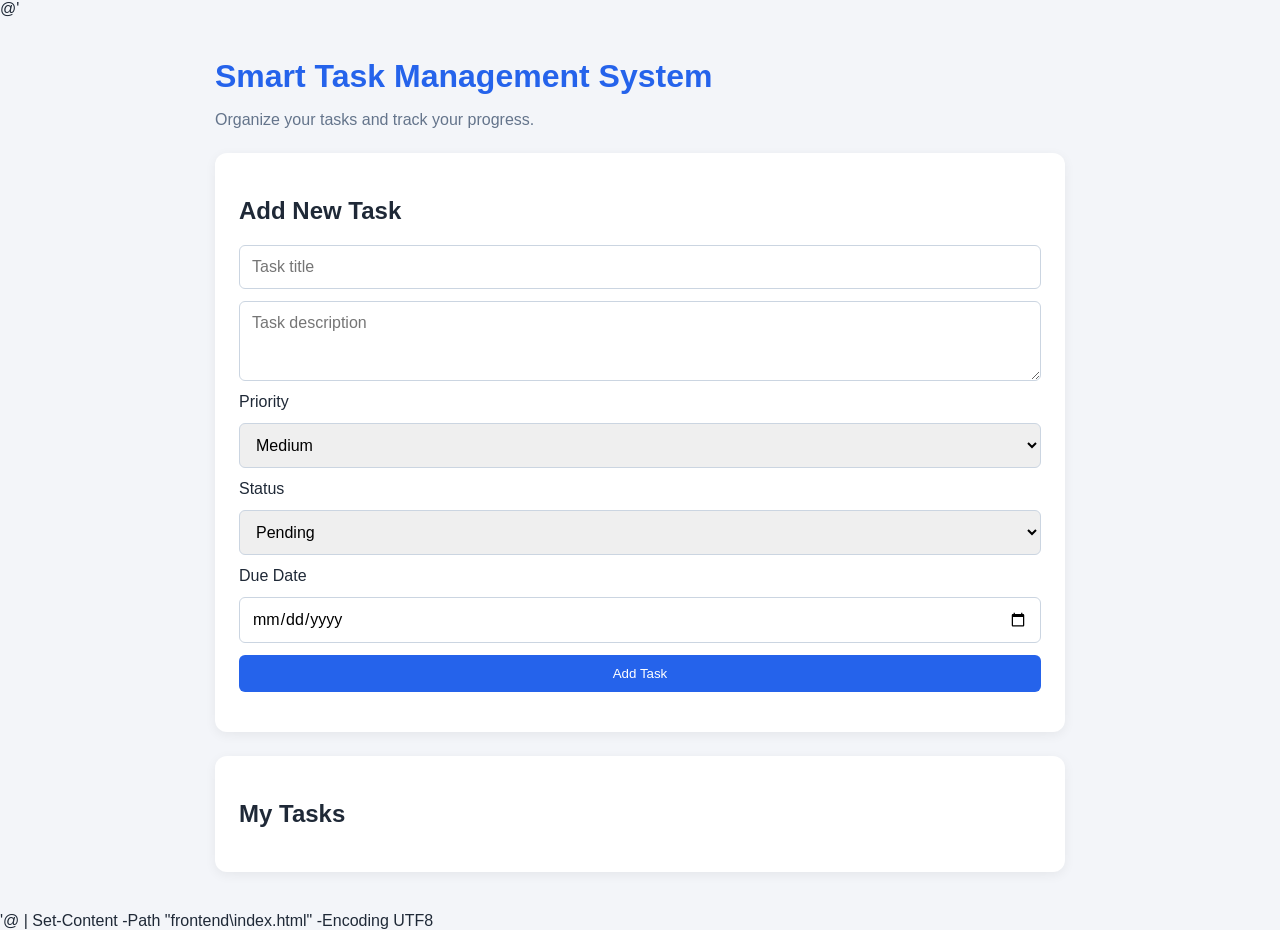
<file: index.html>
@'
<!DOCTYPE html>
<html lang="en">
<head>
    <meta charset="UTF-8">
    <meta name="viewport" content="width=device-width, initial-scale=1.0">
    <title>Smart Task Management System</title>
    <link rel="stylesheet" href="style.css">
</head>
<body>
    <main class="container">
        <h1>Smart Task Management System</h1>
        <p class="subtitle">Organize your tasks and track your progress.</p>

        <section class="card">
            <h2 id="form-heading">Add New Task</h2>

            <form id="task-form">
                <input type="text" id="title"
                       placeholder="Task title" required>

                <textarea id="description"
                          placeholder="Task description"></textarea>

                <label for="priority">Priority</label>
                <select id="priority">
                    <option value="low">Low</option>
                    <option value="medium" selected>Medium</option>
                    <option value="high">High</option>
                </select>

                <label for="status">Status</label>
                <select id="status">
                    <option value="pending">Pending</option>
                    <option value="completed">Completed</option>
                </select>

                <label for="due-date">Due Date</label>
                <input type="date" id="due-date">

                <button type="submit" id="save-button">Add Task</button>
                <button type="button" id="cancel-button"
                        class="secondary" hidden>Cancel Edit</button>
            </form>
        </section>

        <section class="card">
            <h2>My Tasks</h2>
            <p id="message"></p>
            <div id="task-list"></div>
        </section>
    </main>

    <script src="script.js"></script>
</body>
</html>
'@ | Set-Content -Path "frontend\index.html" -Encoding UTF8
</file>
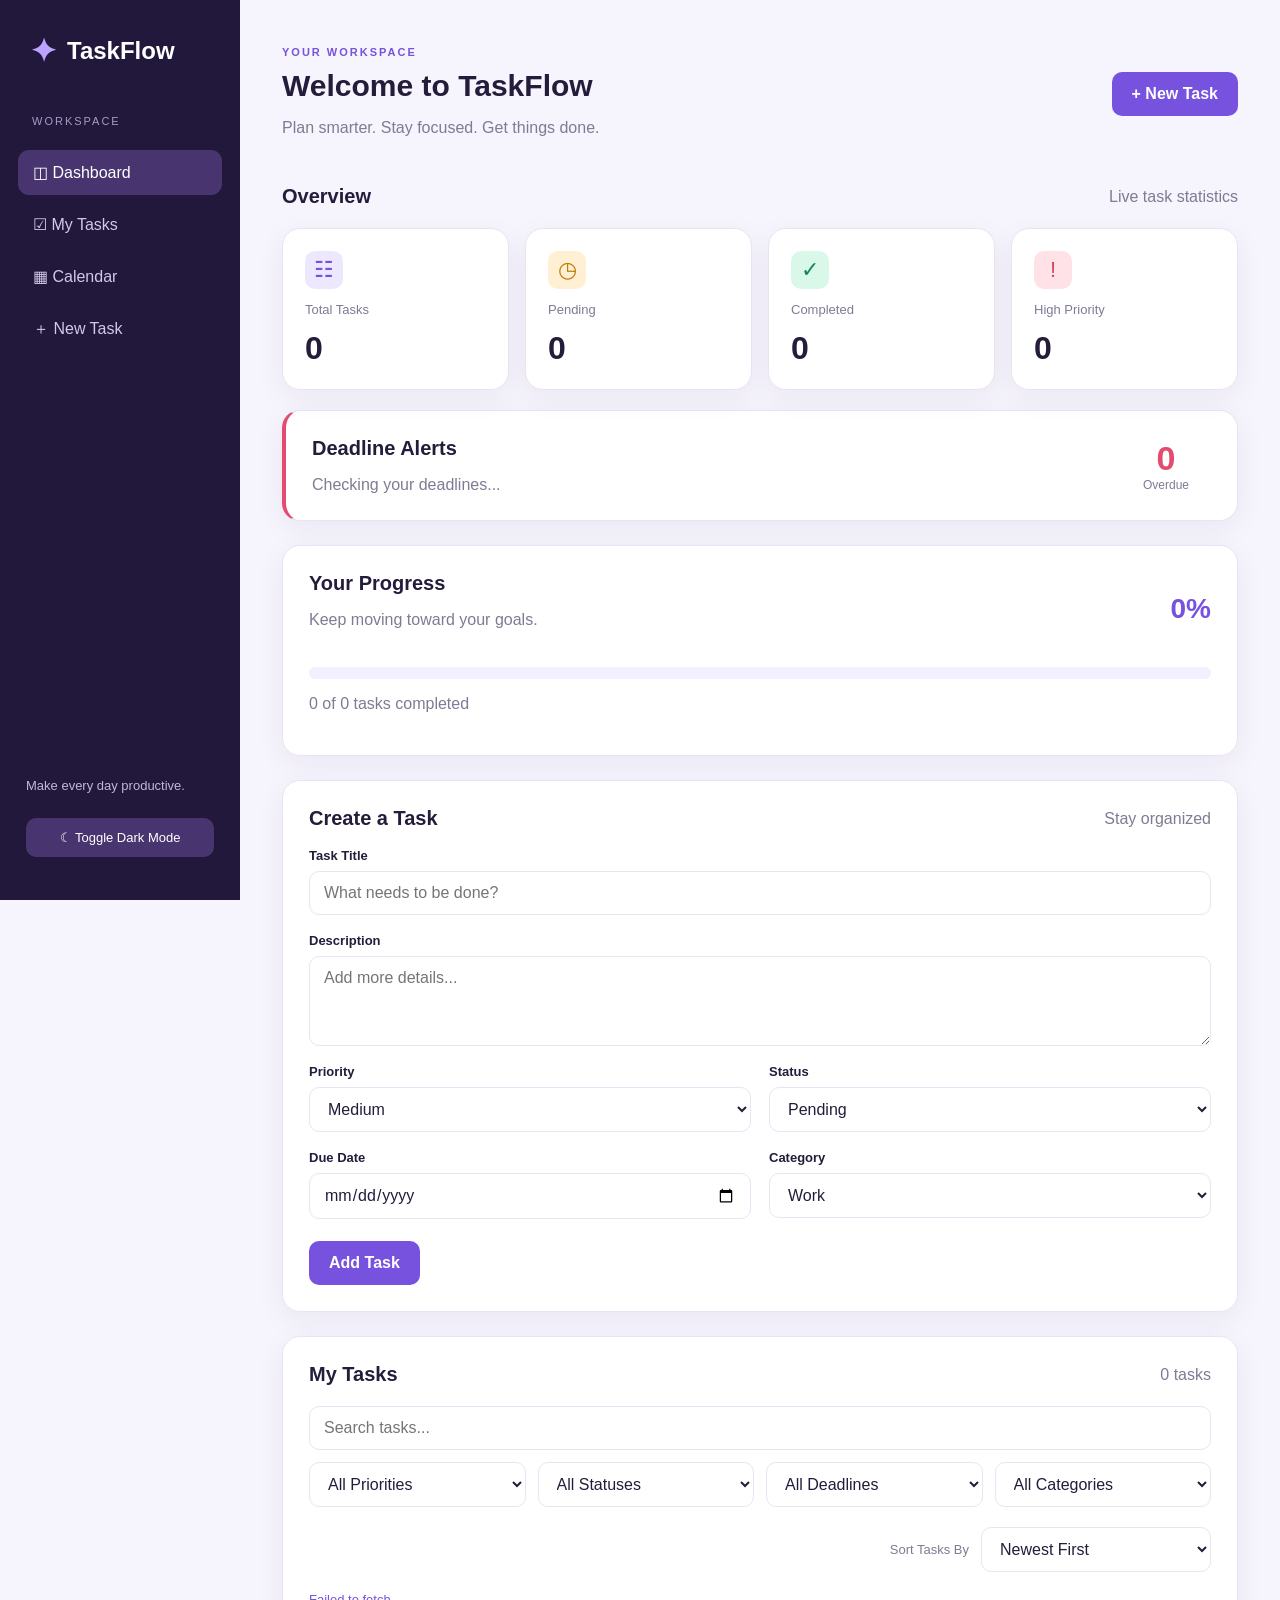
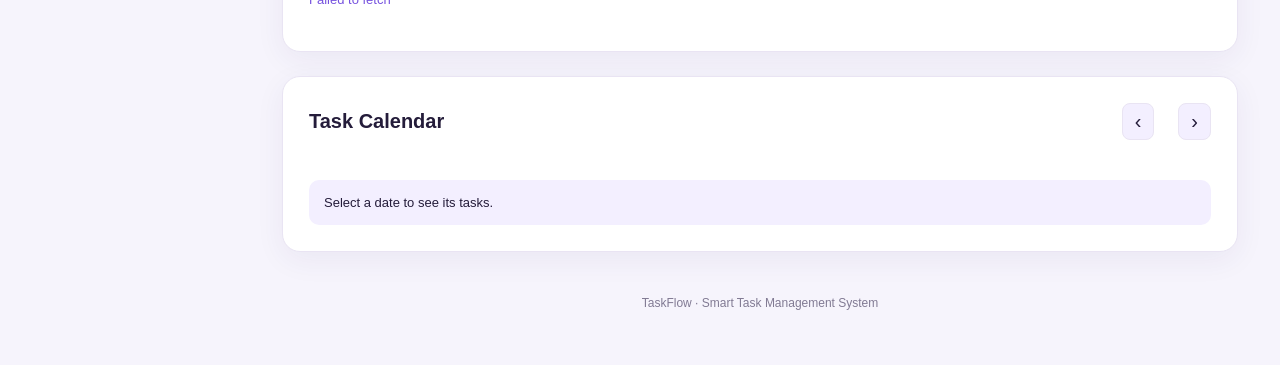
<file: frontend/index.html>
<!DOCTYPE html>
<html lang="en">
<head>
    <meta charset="UTF-8">
    <meta name="viewport" content="width=device-width, initial-scale=1.0">
    <title>TaskFlow | Smart Task Management</title>
    <link rel="stylesheet" href="style.css">
    <script src="script.js" defer></script>
</head>
<body>
    <div class="app-shell">
        <aside class="sidebar">
            <div class="brand">
                <span class="brand-icon">✦</span>
                <span>TaskFlow</span>
            </div>

            <p class="sidebar-label">WORKSPACE</p>

            <nav class="navigation">
                <a href="#dashboard" class="nav-link active">◫ Dashboard</a>
                <a href="#my-tasks" class="nav-link">☑ My Tasks</a>
                <a href="#calendar-section" class="nav-link">▦ Calendar</a>
                <a href="#task-form-section" class="nav-link">＋ New Task</a>
            </nav>

            <div class="sidebar-bottom">
                <p>Make every day productive.</p>
                <button id="theme-toggle" class="theme-button" type="button">
                    ☾ Toggle Dark Mode
                </button>
            </div>
        </aside>

        <main class="main-content">
            <header class="topbar">
                <div>
                    <p class="eyebrow">YOUR WORKSPACE</p>
                    <h1>Welcome to TaskFlow</h1>
                    <p class="subtitle">Plan smarter. Stay focused. Get things done.</p>
                </div>
                <a href="#task-form-section" class="primary-link">+ New Task</a>
            </header>

            <section id="dashboard" class="dashboard-section">
                <div class="section-heading">
                    <h2>Overview</h2>
                    <span class="section-note">Live task statistics</span>
                </div>

                <div class="stats-grid">
                    <article class="stat-card">
                        <span class="stat-icon">☷</span>
                        <p>Total Tasks</p>
                        <h3 id="total-tasks">0</h3>
                    </article>

                    <article class="stat-card">
                        <span class="stat-icon amber">◷</span>
                        <p>Pending</p>
                        <h3 id="pending-tasks">0</h3>
                    </article>

                    <article class="stat-card">
                        <span class="stat-icon green">✓</span>
                        <p>Completed</p>
                        <h3 id="completed-tasks">0</h3>
                    </article>

                    <article class="stat-card">
                        <span class="stat-icon red">!</span>
                        <p>High Priority</p>
                        <h3 id="high-priority-tasks">0</h3>
                    </article>
                </div>

                
                <article class="panel overdue-summary">
                    <div>
                        <h2>Deadline Alerts</h2>
                        <p id="deadline-summary">Checking your deadlines...</p>
                    </div>
                    <div class="overdue-count">
                        <strong id="overdue-tasks">0</strong>
                        <span>Overdue</span>
                    </div>
                </article>

<article class="panel progress-panel">
                    <div class="progress-heading">
                        <div>
                            <h2>Your Progress</h2>
                            <p>Keep moving toward your goals.</p>
                        </div>
                        <strong id="progress-percent">0%</strong>
                    </div>

                    <div class="progress-track">
                        <div id="progress-fill" class="progress-fill"></div>
                    </div>

                    <p id="progress-summary" class="muted">
                        0 of 0 tasks completed
                    </p>
                </article>
            </section>

            <section id="task-form-section" class="panel">
                <div class="section-heading">
                    <h2 id="form-heading">Create a Task</h2>
                    <span class="section-note">Stay organized</span>
                </div>

                <form id="task-form">
                    <div class="field">
                        <label for="title">Task Title</label>
                        <input id="title" type="text"
                               placeholder="What needs to be done?" required>
                    </div>

                    <div class="field">
                        <label for="description">Description</label>
                        <textarea id="description"
                                  placeholder="Add more details..."></textarea>
                    </div>

                    <div class="form-grid">
                        <div class="field">
                            <label for="priority">Priority</label>
                            <select id="priority">
                                <option value="low">Low</option>
                                <option value="medium" selected>Medium</option>
                                <option value="high">High</option>
                            </select>
                        </div>

                        <div class="field">
                            <label for="status">Status</label>
                            <select id="status">
                                <option value="pending">Pending</option>
                                <option value="completed">Completed</option>
                            </select>
                        </div>

                        <div class="field">
                            <label for="due-date">Due Date</label>
                            <input id="due-date" type="date">
                        </div>

                        <div class="field">
                            <label for="category">Category</label>
                            <select id="category">
                                <option value="Work">Work</option>
                                <option value="Personal">Personal</option>
                                <option value="Study">Study</option>
                                <option value="Other">Other</option>
                            </select>
                        </div>
                    </div>

                    <div class="form-actions">
                        <button type="submit" id="save-button"
                                class="primary-button">Add Task</button>
                        <button type="button" id="cancel-button"
                                class="secondary-button" hidden>
                            Cancel Edit
                        </button>
                    </div>
                </form>
            </section>

            <section id="my-tasks" class="panel">
                <div class="section-heading">
                    <h2>My Tasks</h2>
                    <span id="task-count" class="section-note">0 tasks</span>
                </div>

                <div class="search-bar">
                    <input id="task-search" type="search"
                           placeholder="Search tasks...">
                </div>

                <div class="filters">
                    <select id="priority-filter" aria-label="Priority filter">
                        <option value="all">All Priorities</option>
                        <option value="high">High Priority</option>
                        <option value="medium">Medium Priority</option>
                        <option value="low">Low Priority</option>
                    </select>

                    <select id="status-filter" aria-label="Status filter">
                        <option value="all">All Statuses</option>
                        <option value="pending">Pending</option>
                        <option value="completed">Completed</option>
                    </select>

                    
                    <select id="deadline-filter" aria-label="Deadline filter">
                        <option value="all">All Deadlines</option>
                        <option value="overdue">Overdue</option>
                        <option value="today">Due Today</option>
                        <option value="tomorrow">Due Tomorrow</option>
                    </select>

                    <select id="category-filter" aria-label="Category filter">
                        <option value="all">All Categories</option>
                        <option value="Work">Work</option>
                        <option value="Personal">Personal</option>
                        <option value="Study">Study</option>
                        <option value="Other">Other</option>
                    </select>
                </div>

                
                <div class="sorting-bar">
                    <label for="task-sort">Sort Tasks By</label>
                    <select id="task-sort">
                        <option value="newest">Newest First</option>
                        <option value="oldest">Oldest First</option>
                        <option value="due">Nearest Due Date</option>
                        <option value="priority">Highest Priority</option>
                        <option value="title">Title A to Z</option>
                    </select>
                </div>

<p id="message" class="message" role="status"></p>
                <div id="task-list" class="task-list"></div>
            </section>

            <section id="calendar-section" class="panel">
                <div class="section-heading">
                    <h2>Task Calendar</h2>
                    <div class="calendar-controls">
                        <button id="previous-month" type="button"
                                aria-label="Previous month">‹</button>
                        <strong id="calendar-month"></strong>
                        <button id="next-month" type="button"
                                aria-label="Next month">›</button>
                    </div>
                </div>

                <div id="calendar" class="calendar"></div>
                <div id="calendar-details" class="calendar-details">
                    Select a date to see its tasks.
                </div>
            </section>

            <footer class="footer">
                TaskFlow · Smart Task Management System
            </footer>
        </main>
    </div>

    <dialog id="calendar-task-dialog" class="task-dialog">
        <form id="calendar-task-form">
            <div class="dialog-heading">
                <h2>Add Calendar Task</h2>
                <button type="button" id="close-calendar-dialog"
                        class="dialog-close" aria-label="Close">?</button>
            </div>

            <p id="calendar-selected-date"></p>

            <div class="field">
                <label for="calendar-task-title">Task Title</label>
                <input id="calendar-task-title" type="text"
                       placeholder="Enter task title" required>
            </div>

            <div class="field">
                <label for="calendar-task-description">Description</label>
                <textarea id="calendar-task-description"
                          placeholder="Task details"></textarea>
            </div>

            <div class="form-grid">
                <div class="field">
                    <label for="calendar-task-priority">Priority</label>
                    <select id="calendar-task-priority">
                        <option value="low">Low</option>
                        <option value="medium" selected>Medium</option>
                        <option value="high">High</option>
                    </select>
                </div>

                <div class="field">
                    <label for="calendar-task-category">Category</label>
                    <select id="calendar-task-category">
                        <option value="Work">Work</option>
                        <option value="Personal">Personal</option>
                        <option value="Study">Study</option>
                        <option value="Other">Other</option>
                    </select>
                </div>
            </div>

            <p id="calendar-dialog-message" role="status"></p>

            <div class="form-actions">
                <button type="submit" class="primary-button">
                    Save Task
                </button>
                <button type="button" id="cancel-calendar-task"
                        class="secondary-button">Cancel</button>
            </div>
        </form>
    </dialog>


    <dialog id="dashboard-task-dialog" class="dashboard-dialog">
        <div class="dashboard-dialog-heading">
            <div>
                <h2 id="dashboard-dialog-title">Tasks</h2>
                <p id="dashboard-dialog-count"></p>
            </div>
            <button id="close-dashboard-dialog"
                    class="dialog-close"
                    type="button"
                    aria-label="Close task popup">?</button>
        </div>

        <div id="dashboard-dialog-list" class="dashboard-dialog-list"></div>
    </dialog>

</body>
</html>
</file>
<file: style.css>
@'
* {
    box-sizing: border-box;
}

body {
    margin: 0;
    font-family: Arial, sans-serif;
    background: #f3f5f9;
    color: #1f2937;
}

.container {
    max-width: 850px;
    margin: 40px auto;
    padding: 0 20px;
}

h1 {
    color: #2563eb;
    margin-bottom: 8px;
}

.subtitle {
    color: #64748b;
}

.card {
    background: white;
    padding: 24px;
    margin-top: 24px;
    border-radius: 12px;
    box-shadow: 0 3px 12px rgba(0, 0, 0, 0.06);
}

form {
    display: flex;
    flex-direction: column;
    gap: 12px;
}

input, textarea, select {
    width: 100%;
    padding: 12px;
    border: 1px solid #cbd5e1;
    border-radius: 6px;
    font: inherit;
}

textarea {
    min-height: 80px;
}

button {
    background: #2563eb;
    color: white;
    border: none;
    border-radius: 6px;
    padding: 11px 16px;
    cursor: pointer;
}

button:hover {
    opacity: 0.9;
}

button.secondary {
    background: #64748b;
}

button.danger {
    background: #dc2626;
}

.task {
    padding: 16px;
    border: 1px solid #e2e8f0;
    border-radius: 8px;
    margin-top: 12px;
}

.task h3 {
    margin: 0 0 8px;
}

.task p {
    color: #64748b;
}

.task-actions {
    display: flex;
    flex-wrap: wrap;
    gap: 8px;
    margin-top: 12px;
}

.completed h3 {
    text-decoration: line-through;
    color: #64748b;
}

#message {
    color: #2563eb;
}

[hidden] {
    display: none !important;
}
'@ | Set-Content -Path "frontend\style.css" -Encoding UTF8
</file>
<file: frontend/style.css>
﻿:root {
    --bg: #f6f4fc;
    --surface: #ffffff;
    --surface-soft: #f3efff;
    --text: #241c3a;
    --muted: #817a93;
    --purple: #7652df;
    --purple-dark: #5935bb;
    --border: #e9e4f3;
    --shadow: 0 8px 30px rgba(57, 34, 102, 0.06);
}

body.dark {
    --bg: #151122;
    --surface: #211a32;
    --surface-soft: #302544;
    --text: #f6f1ff;
    --muted: #b5a8cb;
    --purple: #a78bfa;
    --purple-dark: #8b5cf6;
    --border: #3b3050;
    --shadow: 0 8px 30px rgba(0, 0, 0, 0.15);
}

* {
    box-sizing: border-box;
}

html {
    scroll-behavior: smooth;
}

body {
    margin: 0;
    font-family: "Segoe UI", Arial, sans-serif;
    background: var(--bg);
    color: var(--text);
    transition: background .2s, color .2s;
}

button, input, textarea, select {
    font: inherit;
}

button {
    cursor: pointer;
}

.app-shell {
    display: flex;
    min-height: 100vh;
}

.sidebar {
    width: 240px;
    flex-shrink: 0;
    background: #21183b;
    color: white;
    padding: 28px 18px;
    display: flex;
    flex-direction: column;
    position: sticky;
    top: 0;
    height: 100vh;
}

.brand {
    font-size: 24px;
    font-weight: 800;
    display: flex;
    align-items: center;
    gap: 10px;
    padding: 4px 12px 34px;
}

.brand-icon {
    color: #bca3ff;
    font-size: 32px;
}

.sidebar-label {
    color: #a99ac7;
    font-size: 11px;
    letter-spacing: 2px;
    padding: 0 14px;
}

.navigation {
    display: grid;
    gap: 7px;
    margin-top: 12px;
}

.nav-link {
    color: #d2c8e8;
    text-decoration: none;
    padding: 13px 15px;
    border-radius: 11px;
}

.nav-link:hover,
.nav-link.active {
    background: #48346e;
    color: white;
}

.sidebar-bottom {
    margin-top: auto;
    padding: 15px 8px;
    color: #c3b6dd;
    font-size: 13px;
}

.theme-button {
    width: 100%;
    margin-top: 12px;
    padding: 12px;
    background: #48346e;
    border: 0;
    border-radius: 10px;
    color: white;
}

.main-content {
    flex: 1;
    min-width: 0;
    max-width: 1500px;
    padding: 35px 42px;
}

.topbar,
.section-heading,
.progress-heading {
    display: flex;
    align-items: center;
    justify-content: space-between;
    gap: 15px;
}

.topbar {
    margin-bottom: 32px;
}

h1 {
    font-size: 30px;
    margin: 6px 0;
}

h2 {
    font-size: 20px;
    margin: 0;
}

h3 {
    margin: 0;
}

.eyebrow {
    color: var(--purple);
    font-size: 11px;
    font-weight: 800;
    letter-spacing: 2px;
}

.subtitle,
.muted,
.section-note,
.progress-heading p {
    color: var(--muted);
}

.primary-link,
.primary-button {
    display: inline-block;
    border: 0;
    background: #7652df;
    color: white;
    text-decoration: none;
    border-radius: 10px;
    padding: 13px 20px;
    font-weight: 600;
}

.primary-link:hover,
.primary-button:hover {
    background: #5935bb;
}

.stats-grid {
    display: grid;
    grid-template-columns: repeat(4, minmax(0, 1fr));
    gap: 16px;
    margin: 20px 0;
}

.stat-card,
.panel {
    background: var(--surface);
    border: 1px solid var(--border);
    border-radius: 18px;
    box-shadow: var(--shadow);
}

.stat-card {
    padding: 22px;
}

.stat-icon {
    display: inline-flex;
    align-items: center;
    justify-content: center;
    width: 38px;
    height: 38px;
    border-radius: 10px;
    color: #7652df;
    background: #eee8ff;
    font-size: 22px;
}

.stat-icon.amber {
    color: #c47b0a;
    background: #fff0d4;
}

.stat-icon.green {
    color: #138657;
    background: #d9f8e9;
}

.stat-icon.red {
    color: #d44765;
    background: #ffe2e8;
}

.stat-card p {
    color: var(--muted);
    font-size: 13px;
}

.stat-card h3 {
    font-size: 32px;
}

.panel {
    padding: 26px;
    margin-bottom: 24px;
}

.progress-panel {
    margin-top: 20px;
}

.progress-heading strong {
    font-size: 28px;
    color: var(--purple);
}

.progress-track {
    height: 12px;
    background: var(--surface-soft);
    border-radius: 30px;
    overflow: hidden;
    margin: 22px 0 12px;
}

.progress-fill {
    width: 0;
    height: 100%;
    background: linear-gradient(90deg, #7652df, #bd86f5);
    border-radius: 30px;
    transition: width .3s;
}

.field {
    display: flex;
    flex-direction: column;
    gap: 8px;
    margin-top: 18px;
}

.field label {
    font-size: 13px;
    font-weight: 600;
}

input, textarea, select {
    width: 100%;
    background: var(--surface);
    color: var(--text);
    border: 1px solid var(--border);
    border-radius: 10px;
    padding: 12px 14px;
    outline-color: var(--purple);
}

textarea {
    min-height: 90px;
    resize: vertical;
}

.form-grid {
    display: grid;
    grid-template-columns: repeat(2, minmax(0, 1fr));
    gap: 0 18px;
}

.form-actions {
    display: flex;
    gap: 12px;
    margin-top: 22px;
}

.secondary-button,
.task-actions button {
    background: var(--surface-soft);
    color: var(--text);
    border: 1px solid var(--border);
    border-radius: 9px;
    padding: 10px 14px;
}

[hidden] {
    display: none !important;
}

.search-bar {
    margin: 20px 0 12px;
}

.filters {
    display: grid;
    grid-template-columns: repeat(3, minmax(0, 1fr));
    gap: 12px;
    margin-bottom: 20px;
}

.task-list {
    display: grid;
    gap: 12px;
}

.task {
    padding: 18px;
    border: 1px solid var(--border);
    border-radius: 13px;
    background: var(--surface);
}

.task.completed h3 {
    text-decoration: line-through;
    opacity: .65;
}

.task h3 {
    font-size: 16px;
}

.task p {
    color: var(--muted);
    font-size: 13px;
    line-height: 1.6;
}

.task-meta {
    display: flex;
    gap: 8px;
    flex-wrap: wrap;
    margin-top: 12px;
}

.tag {
    padding: 5px 9px;
    border-radius: 7px;
    background: var(--surface-soft);
    color: var(--purple);
    font-size: 12px;
}

.tag.high {
    color: #e34c6f;
    background: #ffe8ee;
}

.tag.medium {
    color: #b9780d;
    background: #fff1d7;
}

.tag.low {
    color: #148858;
    background: #dff8eb;
}

.task-actions {
    display: flex;
    flex-wrap: wrap;
    gap: 8px;
    margin-top: 15px;
}

.task-actions button.danger {
    color: #dc4562;
}

.message {
    color: var(--purple);
    min-height: 20px;
    font-size: 13px;
}

.calendar-controls {
    display: flex;
    align-items: center;
    gap: 12px;
}

.calendar-controls button {
    border: 1px solid var(--border);
    border-radius: 8px;
    background: var(--surface-soft);
    color: var(--text);
    padding: 6px 12px;
    font-size: 20px;
}

.calendar {
    display: grid;
    grid-template-columns: repeat(7, minmax(0, 1fr));
    gap: 7px;
    margin-top: 22px;
}

.calendar-weekday {
    text-align: center;
    font-size: 12px;
    font-weight: 700;
    color: var(--muted);
    padding: 10px 0;
}

.calendar-day {
    min-height: 72px;
    background: var(--surface);
    border: 1px solid var(--border);
    border-radius: 9px;
    color: var(--text);
    padding: 9px;
    text-align: left;
}

.calendar-day.today {
    border-color: var(--purple);
}

.calendar-day.selected {
    background: var(--surface-soft);
    border: 2px solid var(--purple);
}

.calendar-day.has-tasks::after {
    content: "";
    display: block;
    width: 7px;
    height: 7px;
    border-radius: 50%;
    background: var(--purple);
    margin-top: 8px;
}

.calendar-day:disabled {
    opacity: .25;
    cursor: default;
}

.calendar-details {
    margin-top: 18px;
    padding: 15px;
    background: var(--surface-soft);
    border-radius: 10px;
    font-size: 13px;
}

.calendar-details p {
    margin: 7px 0;
}

.footer {
    text-align: center;
    padding: 20px;
    color: var(--muted);
    font-size: 12px;
}

@media (max-width: 1050px) {
    .stats-grid {
        grid-template-columns: repeat(2, 1fr);
    }

    .sidebar {
        width: 195px;
    }

    .main-content {
        padding: 28px;
    }
}

@media (max-width: 700px) {
    .app-shell {
        display: block;
    }

    .sidebar {
        width: 100%;
        height: auto;
        position: static;
        padding: 16px;
    }

    .brand {
        padding-bottom: 12px;
    }

    .navigation {
        display: flex;
        flex-wrap: wrap;
    }

    .sidebar-label,
    .sidebar-bottom {
        display: none;
    }

    .main-content {
        padding: 18px;
    }

    .topbar {
        align-items: flex-start;
        flex-direction: column;
    }

    .form-grid,
    .filters {
        grid-template-columns: 1fr;
    }

    .calendar {
        gap: 3px;
    }

    .calendar-day {
        min-height: 49px;
        padding: 5px;
        font-size: 12px;
    }
}
/* Calendar task popup */

.task-dialog {
    width: min(480px, calc(100% - 32px));
    max-height: 90vh;
    overflow-y: auto;
    border: 1px solid var(--border);
    border-radius: 18px;
    background: var(--surface);
    color: var(--text);
    padding: 26px;
    box-shadow: 0 25px 80px rgba(0, 0, 0, 0.25);
}

.task-dialog::backdrop {
    background: rgba(20, 12, 40, 0.65);
    backdrop-filter: blur(4px);
}

.dialog-heading {
    display: flex;
    align-items: center;
    justify-content: space-between;
    gap: 12px;
}

.dialog-close {
    border: 0;
    background: var(--surface-soft);
    color: var(--text);
    border-radius: 8px;
    width: 36px;
    height: 36px;
    font-size: 24px;
}

#calendar-selected-date {
    color: var(--purple);
    font-weight: 600;
    margin-top: 14px;
}

#calendar-dialog-message {
    color: #dc4562;
    font-size: 13px;
    min-height: 18px;
}

.calendar-day {
    cursor: pointer;
}

.calendar-day:hover {
    background: var(--surface-soft);
    border-color: var(--purple);
}
/* Calendar task management */

.calendar-task-card {
    background: var(--surface);
    border: 1px solid var(--border);
    border-radius: 12px;
    padding: 15px;
    margin-top: 12px;
}

.calendar-task-card strong {
    color: var(--text);
    font-size: 14px;
}

.calendar-task-card p {
    color: var(--muted);
    font-size: 12px;
    margin: 9px 0;
}

.calendar-task-actions {
    display: flex;
    gap: 10px;
    margin-top: 12px;
}

.calendar-task-actions button {
    border: 1px solid var(--border);
    background: var(--surface-soft);
    color: var(--text);
    padding: 8px 14px;
    border-radius: 8px;
    cursor: pointer;
}

.calendar-task-actions button:hover {
    border-color: var(--purple);
}

.calendar-task-actions button.danger {
    color: #e34c6f;
}
/* Calendar completion button */

.calendar-task-actions .calendar-complete-button {
    background: #7652df;
    color: white;
    border-color: #7652df;
}

.calendar-task-actions .calendar-complete-button:hover {
    background: #5935bb;
    color: white;
}

.calendar-task-actions {
    flex-wrap: wrap;
}
/* Deadline reminders */

.overdue-summary {
    display: flex;
    align-items: center;
    justify-content: space-between;
    gap: 20px;
    border-left: 4px solid #e34c6f;
}

.overdue-summary p {
    color: var(--muted);
    margin-bottom: 0;
}

.overdue-count {
    display: flex;
    flex-direction: column;
    align-items: center;
    min-width: 90px;
}

.overdue-count strong {
    color: #e34c6f;
    font-size: 34px;
}

.overdue-count span {
    color: var(--muted);
    font-size: 12px;
}

.tag.overdue {
    color: #c52b4e;
    background: #ffe2e9;
}

.tag.due-today {
    color: #ad6500;
    background: #fff0cf;
}

.tag.due-tomorrow {
    color: #6941c6;
    background: #eee7ff;
}

.filters {
    grid-template-columns: repeat(4, minmax(0, 1fr));
}

@media (max-width: 900px) {
    .filters {
        grid-template-columns: repeat(2, minmax(0, 1fr));
    }
}

@media (max-width: 480px) {
    .filters {
        grid-template-columns: 1fr;
    }
}
/* Clickable dashboard cards */

.stat-card {
    cursor: pointer;
    transition: transform 0.2s ease, box-shadow 0.2s ease;
}

.stat-card:hover {
    transform: translateY(-5px);
    box-shadow: 0 12px 30px rgba(118, 82, 223, 0.18);
    border-color: var(--purple);
}

.stat-card:focus-visible {
    outline: 3px solid var(--purple);
    outline-offset: 3px;
}
/* Task sorting */

.sorting-bar {
    display: flex;
    align-items: center;
    justify-content: flex-end;
    gap: 12px;
    margin: 15px 0 20px;
}

.sorting-bar label {
    color: var(--muted);
    font-size: 13px;
    white-space: nowrap;
}

.sorting-bar select {
    max-width: 230px;
}

/* Dashboard popup */

.dashboard-dialog {
    width: min(650px, calc(100% - 30px));
    max-height: 85vh;
    overflow-y: auto;
    padding: 25px;
    border: 1px solid var(--border);
    border-radius: 18px;
    background: var(--surface);
    color: var(--text);
    box-shadow: 0 25px 80px rgba(0, 0, 0, 0.25);
}

.dashboard-dialog::backdrop {
    background: rgba(20, 12, 40, 0.65);
    backdrop-filter: blur(4px);
}

.dashboard-dialog-heading {
    display: flex;
    justify-content: space-between;
    align-items: flex-start;
    gap: 15px;
    padding-bottom: 18px;
    border-bottom: 1px solid var(--border);
}

.dashboard-dialog-heading p {
    color: var(--muted);
    font-size: 13px;
}

.dashboard-dialog-list {
    display: grid;
    gap: 12px;
    margin-top: 18px;
}

.dashboard-popup-task {
    padding: 18px;
    background: var(--surface-soft);
    border: 1px solid var(--border);
    border-radius: 12px;
}

.dashboard-popup-task h3 {
    font-size: 16px;
}

.dashboard-popup-task p {
    color: var(--muted);
    font-size: 13px;
}

.dashboard-popup-task .task-actions {
    margin-top: 15px;
}

@media (max-width: 600px) {
    .sorting-bar {
        align-items: stretch;
        flex-direction: column;
    }

    .sorting-bar select {
        max-width: none;
    }
}
</file>
